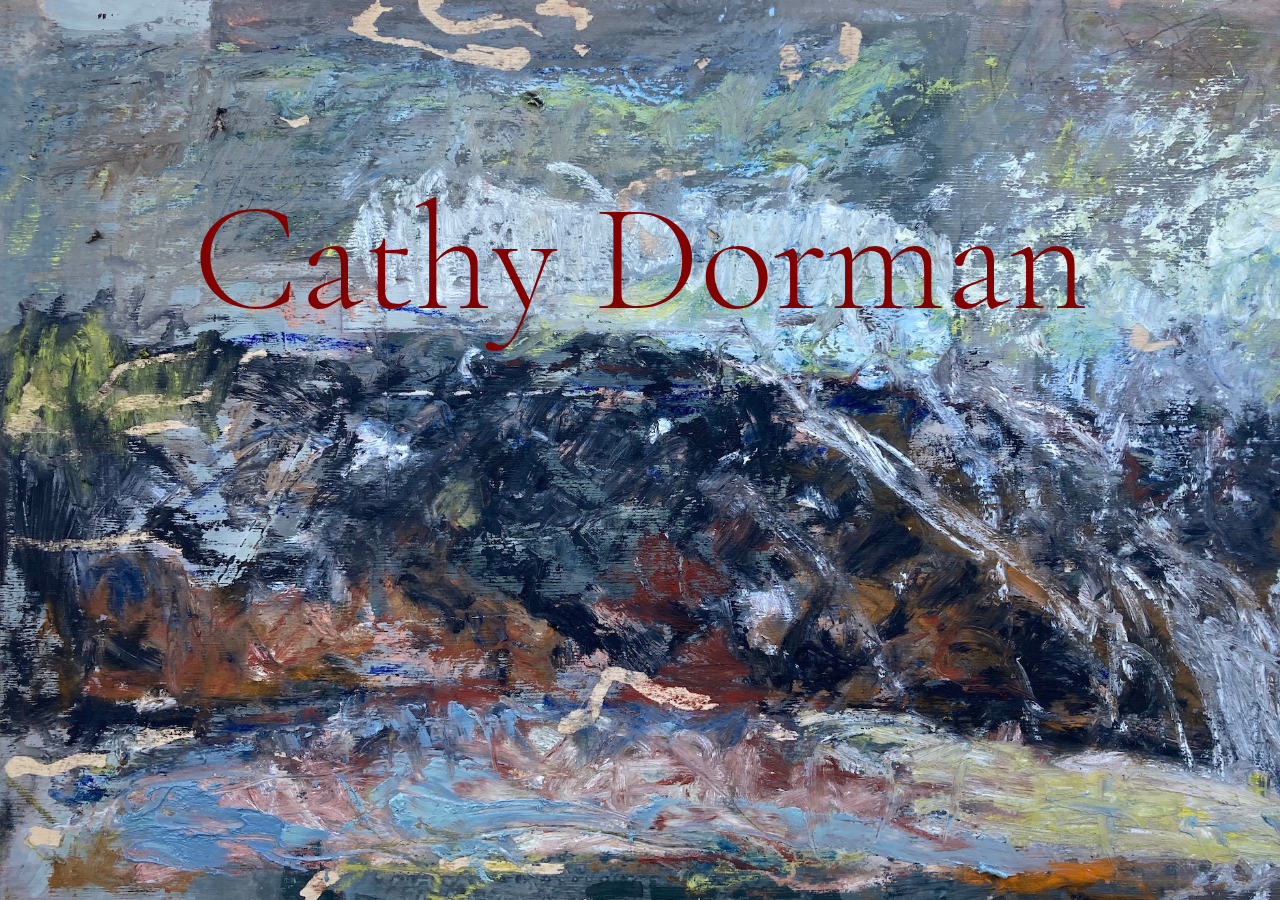
<file: index.html>
<!DOCTYPE html>
<html>

 <head>

 <title>CATHY.D</title>

 <link rel="stylesheet" href="./css/index.css">

 <link rel="shortcut icon" href="">
 
</head>


 <body>


<div class="button">
  <a href="./cathy-studio.html" class="cathy">
    Cathy Dorman
 </a>
</div>












<!-- <div class="navigation">
<div class="dropdown">
  <button class="dropbtn">Cathy Dorman</button>
  <div class="dropdown-content">
    <a href="#">Studio</a>
    <a href="#">About</a>
    <a href="#">CV</a>
  </div> 
</div> -->
     
  
 </body>
 
</html>
</file>
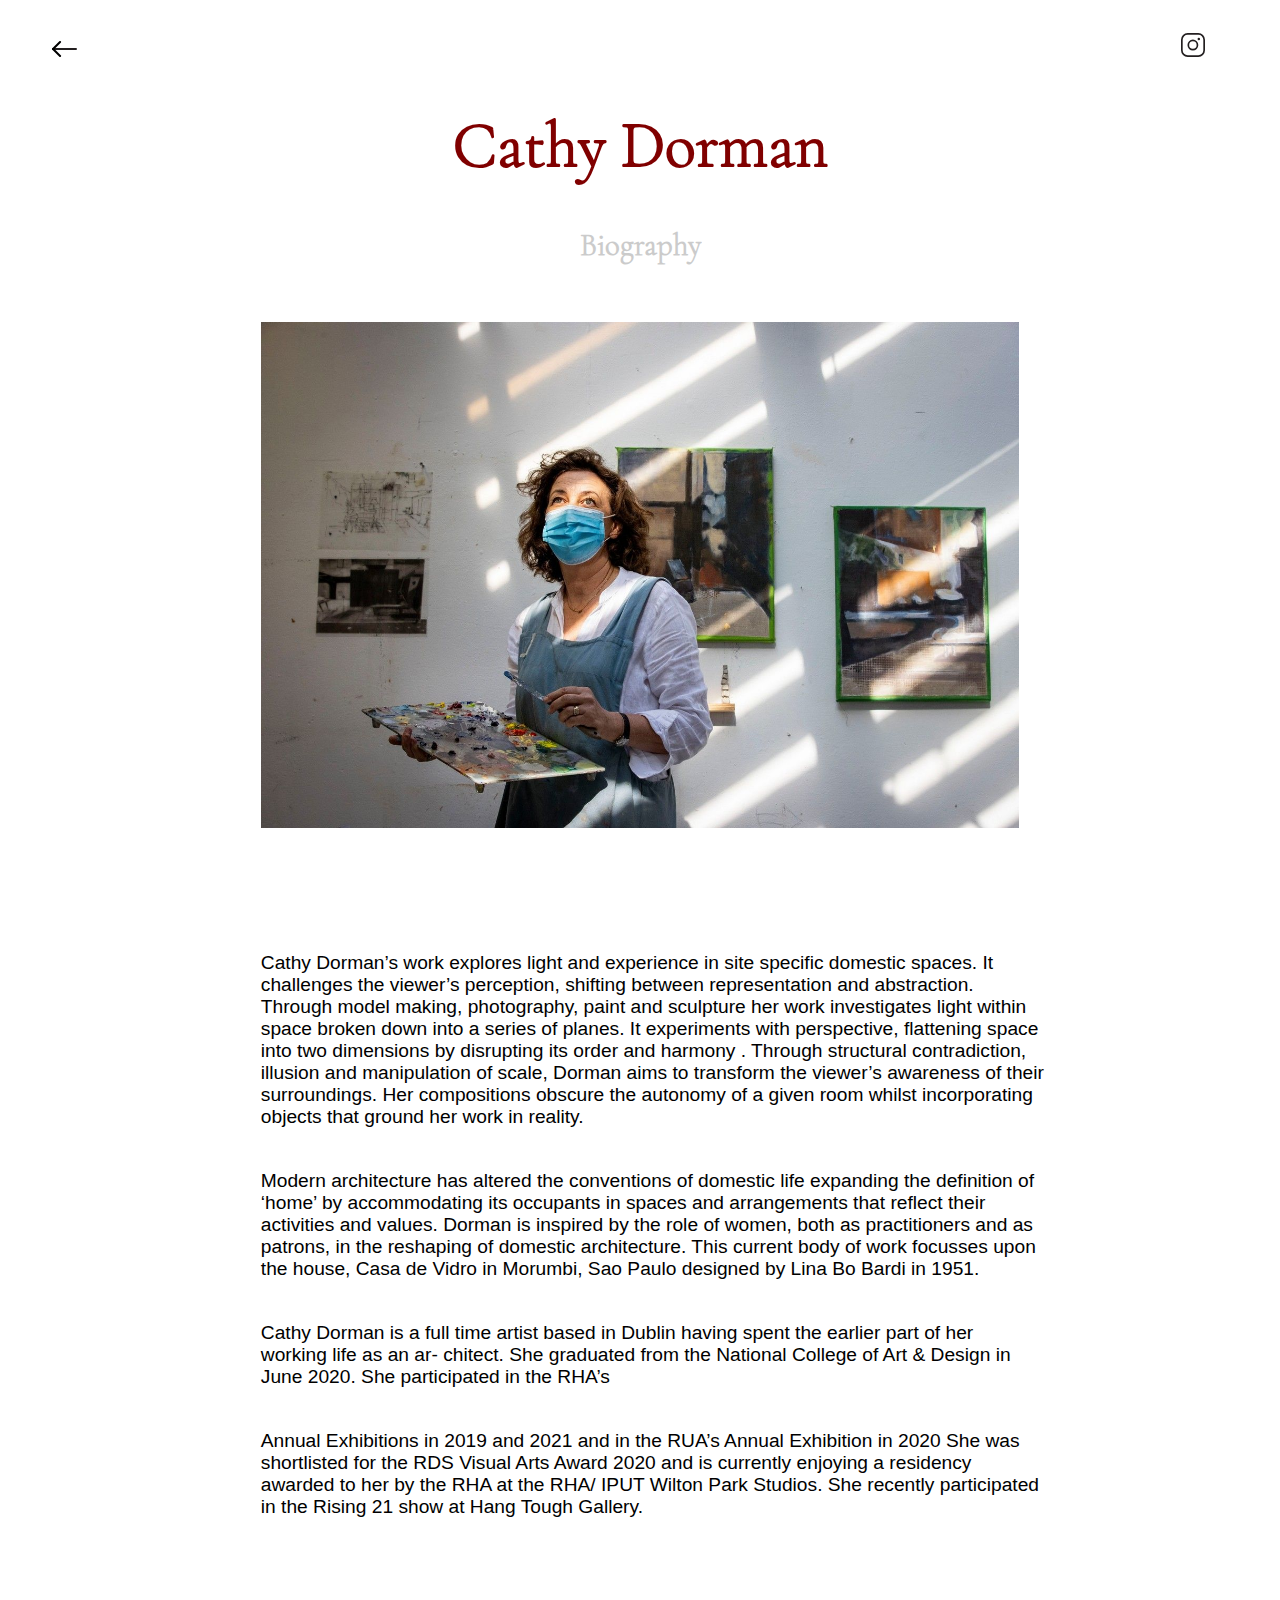
<file: cathy-dorman-about.html>
<!DOCTYPE html>
<html>

 <head>

 <title>CATHY.D</title>

 <link rel="stylesheet" href="./css/cathy-dorman-about.css">

 <link rel="shortcut icon" href="">
 
</head>


 <body>

    <div class="button">
        <a href="./cathy-studio.html" ><img src="./images/arrow.svg" alt="" class="home"></a>
       <a href="https://www.instagram.com/dormanart/"><img src="./images/instagram-logo.svg" alt="" class="ig-logo-1"></a>
      </div>

      <div class="title">
          <h1>Cathy Dorman</h1>
      </div>

    <div class="header">
        <h1>Biography</h1>
    </div>

  
    <div class="portrait">
        <img src="./images/cathy-herself.jpg" alt="portrait" class="lrg-img">
    </div>

   
<div class="body-text">

<p>
Cathy Dorman’s work explores light and experience in site specific domestic spaces. It challenges the viewer’s
perception, shifting between representation and abstraction. Through model making, photography, paint and
sculpture her work investigates light within space broken down into a series of planes. It experiments with
perspective, flattening space into two dimensions by disrupting its order and harmony . Through structural
contradiction, illusion and manipulation of scale, Dorman aims to transform the viewer’s awareness of their
surroundings. Her compositions obscure the autonomy of a given room whilst incorporating objects that
ground her work in reality.
</p>

<p>
    Modern architecture has altered the conventions of domestic life expanding the definition of ‘home’ by
accommodating its occupants in spaces and arrangements that reflect their activities and values. Dorman is
inspired by the role of women, both as practitioners and as patrons, in the reshaping of domestic architecture.
This current body of work focusses upon the house, Casa de Vidro in Morumbi, Sao Paulo designed by Lina
Bo Bardi in 1951.
</p>

<p> 
Cathy Dorman is a full time artist based in Dublin having spent the earlier part of her working life as an ar-
chitect. She graduated from the National College of Art & Design in June 2020. She participated in the RHA’s
</p>

<p> 
Annual Exhibitions in 2019 and 2021 and in the RUA’s Annual Exhibition in 2020 She was shortlisted for the
RDS Visual Arts Award 2020 and is currently enjoying a residency awarded to her by the RHA at the RHA/
IPUT Wilton Park Studios. She recently participated in the Rising 21 show at Hang Tough Gallery.
</p>

    
</div>

   
       
 </body>
 
 </html>
</file>
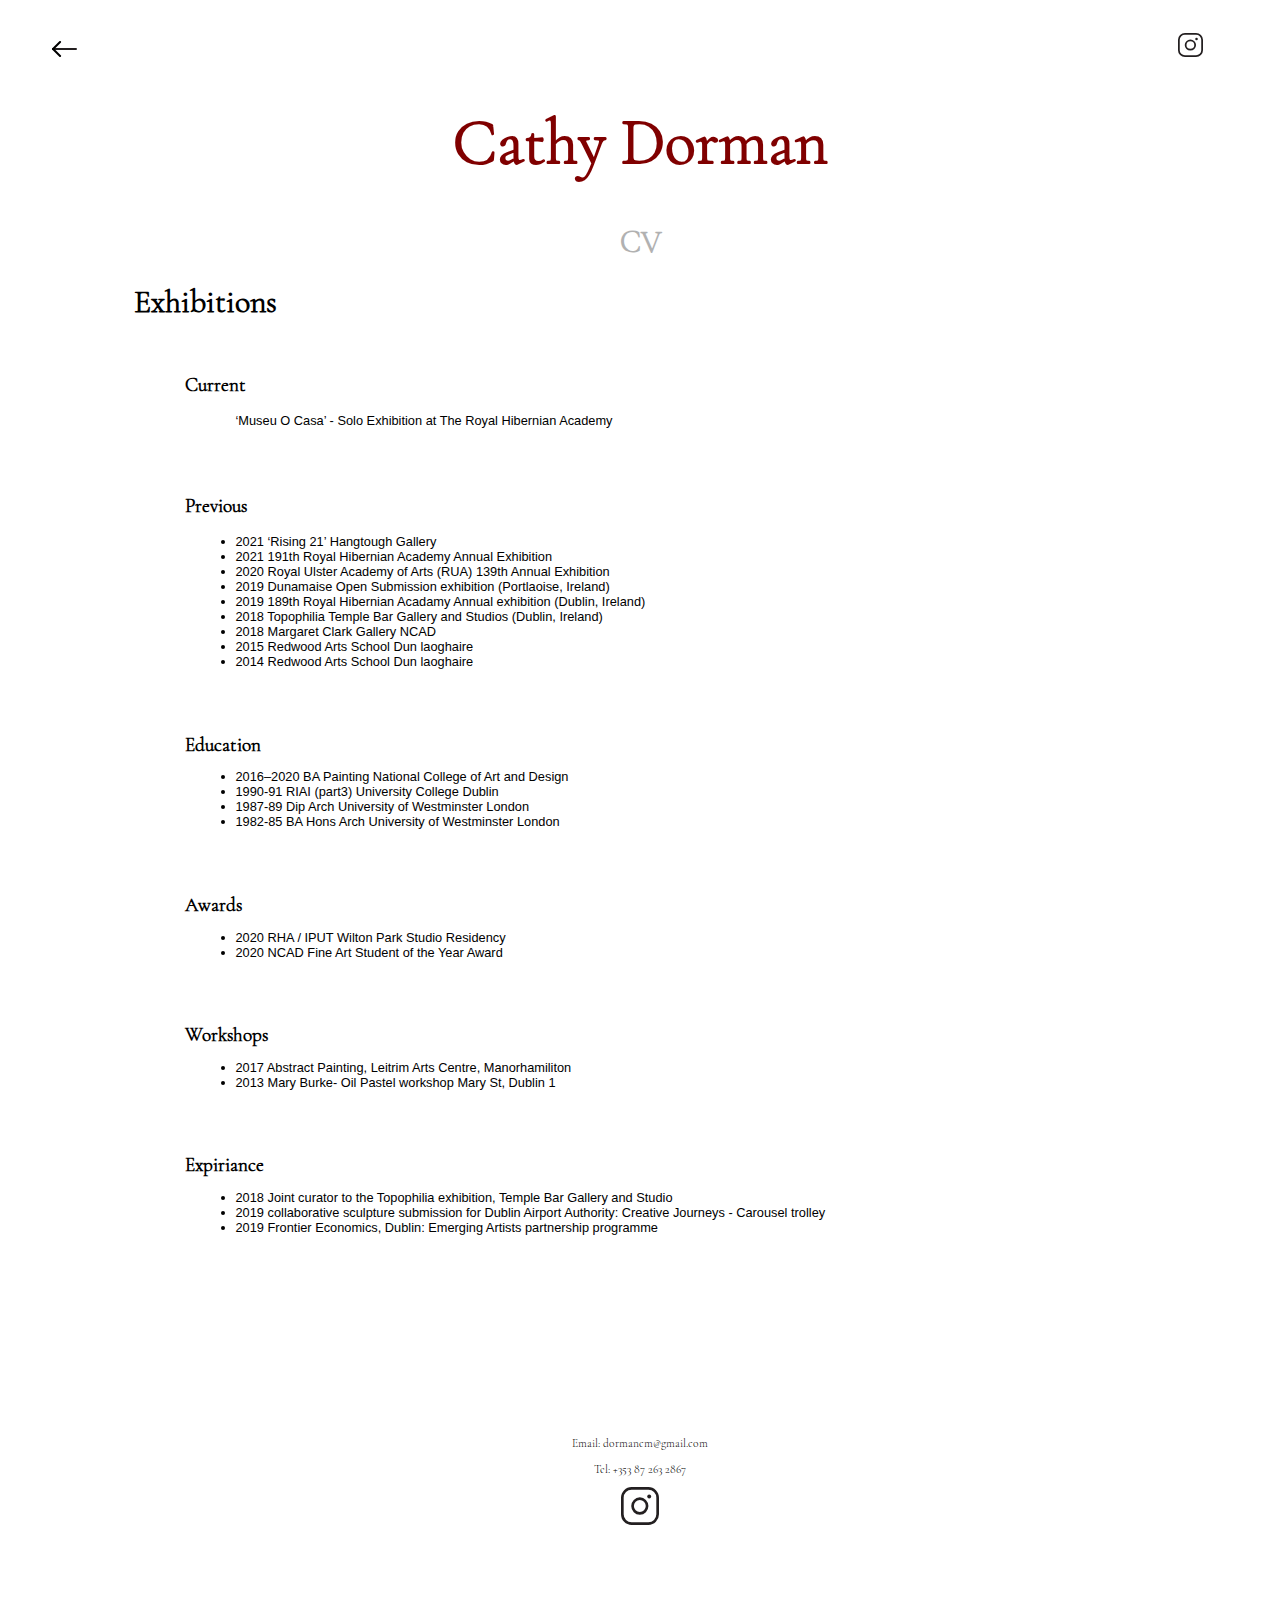
<file: cathy-dorman-cv.html>
<!DOCTYPE html>
<html>

 <head>

 <title>CATHY.D</title>

 <link rel="stylesheet" href="./css/cathy-dorman-cv.css">

 <link rel="shortcut icon" href="">
 
</head>


 <body>


    <div class="button">
        <a href="./cathy-studio.html" ><img src="./images/arrow.svg" alt="" class="home"></a>
       <a href="https://www.instagram.com/dormanart/"><img src="./images/instagram-logo.svg" alt="" class="ig-logo-1"></a>
      </div>

      <div class="title">
          <h1>Cathy Dorman</h1>
      </div>

    <div class="header">
        <h1>CV</h1>
    </div>

  

<div class="cv">

    <h1 class="heading1">
        Exhibitions
    </h1>

    <h2 class="heading">
        Current
    </h2>

    <p class="body">
        ‘Museu O Casa’ - Solo Exhibition at The Royal Hibernian Academy
    </p>

    <h2 class="heading">
        Previous
    </h2>

    <ul class="body">
        <li>2021 ‘Rising 21’ Hangtough Gallery</li>
        <li>2021 191th Royal Hibernian Academy Annual Exhibition</li>
        <li>2020 Royal Ulster Academy of Arts (RUA) 139th Annual Exhibition</li>
        <li>2019 Dunamaise Open Submission exhibition (Portlaoise, Ireland)</li>
        <li>2019 189th Royal Hibernian Acadamy Annual exhibition (Dublin, Ireland) 
        <li>2018 Topophilia Temple Bar Gallery and Studios (Dublin, Ireland)</li>
        <li>2018 Margaret Clark Gallery NCAD</li>
        <li>2015 Redwood Arts School Dun laoghaire</li>
        <li>2014 Redwood Arts School Dun laoghaire</li>
    
    </ul>

    <h1 class="heading">
        Education
    </h1>


    <ul class="body">
        <li>2016–2020 BA Painting National College of Art and Design </li>
        <li>1990-91 RIAI (part3) University College Dublin</li> 
        <li>1987-89 Dip Arch University of Westminster London</li>
        <li>1982-85 BA Hons Arch University of Westminster London</li>
    </ul>

    <h1 class="heading">
        Awards
    </h1>

    <ul class="body">
        <li>2020 RHA / IPUT Wilton Park Studio Residency</li>
        <li>2020 NCAD Fine Art Student of the Year Award</li>
    </ul>

    <h1 class="heading">
        Workshops
    </h1>

    <ul class="body">
        <li>2017 Abstract Painting, Leitrim Arts Centre, Manorhamiliton</li>
        <li>2013 Mary Burke- Oil Pastel workshop Mary St, Dublin 1</li>
    </ul>

    <h1 class="heading">
        Expiriance
    </h1>

    <ul class="body">
        <li>2018 Joint curator to the Topophilia exhibition, Temple Bar Gallery and Studio</li>
        <li>2019 collaborative sculpture submission for Dublin Airport Authority: Creative Journeys - Carousel trolley</li>
        <li>2019 Frontier Economics, Dublin: Emerging Artists partnership programme</li>
    </ul>

</div>

<div class="contact">
    <p>Email: dormancm@gmail.com</p>
    <p>Tel: +353 87 263 2867</p>
    <a href="https://www.instagram.com/dormanart/"><img src="./images/instagram-logo.svg" alt="" class="ig-logo"></a>
    </div>

    

     
  
 </body>
 
</html>
</file>
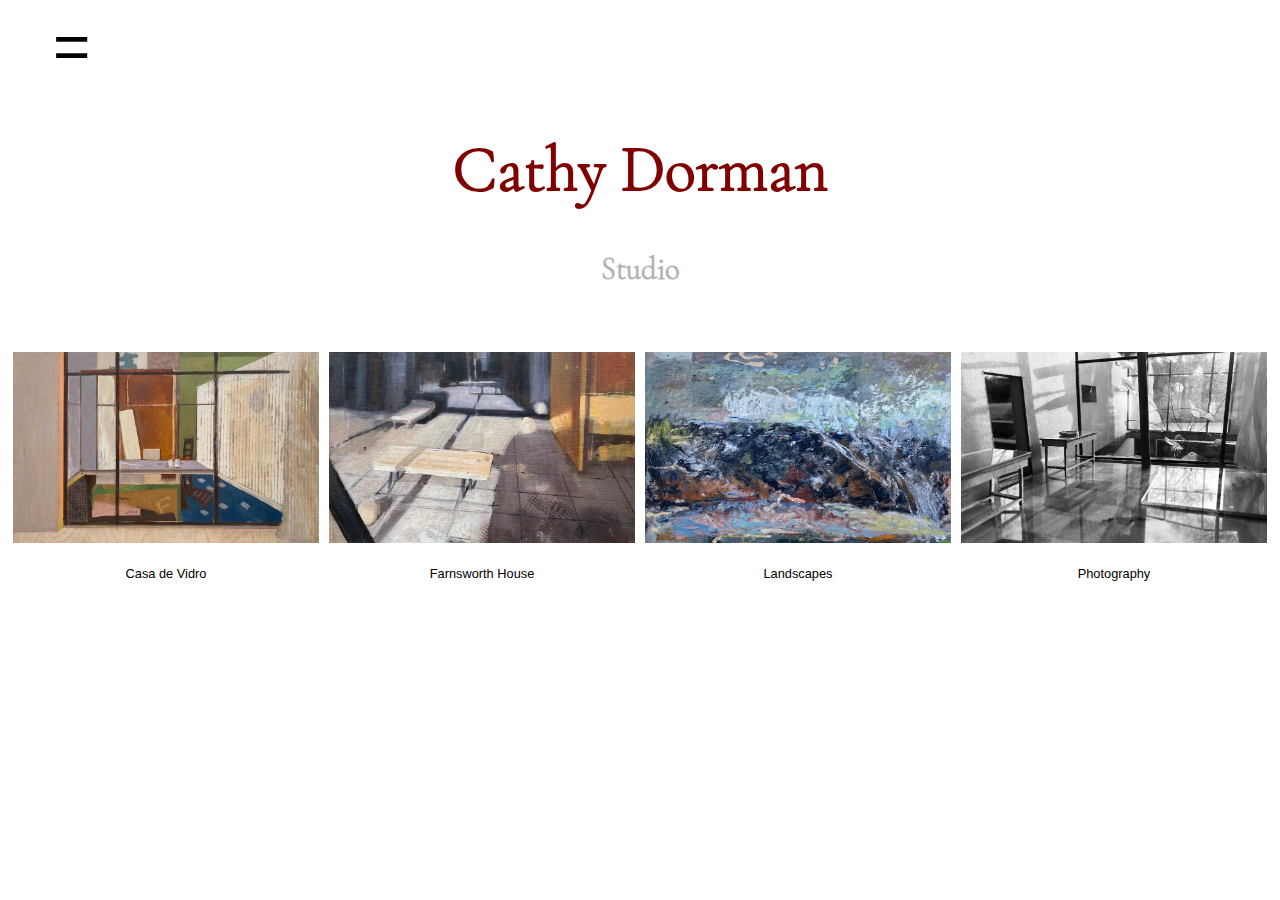
<file: cathy-studio.html>
<!DOCTYPE html>
<html>

 <head>

 <title>CATHY.D</title>

 <link rel="stylesheet" href="./css/cathy-studio.css">

 <link rel="shortcut icon" href="">
 
</head>


 <body>

    
    <div class="button">
      <div class="dropdown">
       <button onclick="myFunction()" class="dropbtn">=</button>
       <div id="myDropdown" class="dropdown-content">
         <a href="./cathy-dorman-about.html">About</a>
         <a href="./cathy-dorman-cv.html">CV</a>
        </div>
      </div> 
    </div>


      <div class="title">
          <h1>Cathy Dorman</h1>
      </div>

    <div class="header">
        <h1>Studio</h1>
    </div>

  
    <div class="row">
        <div class="column">
          <a href="./Casa-de-v.html"><img src="./images/casa-1.jpeg" alt="casa-de-v" style="width:100%"></a>
          <div class="text"> <p>Casa de Vidro</p></div>
        </div>
        <div class="column">
          <a href="./f-house.html"><img src="./images/f-house-3.jpg" alt="farnsworth" style="width:100%"></a>
          <div class="text"> <p>Farnsworth House</p></div>
        </div>
        <div class="column">
          <a href="./landscapes.html"><img src="./images/landscape-2.jpeg" alt="landscape" style="width:100%"></a>
          <div class="text"> <p>Landscapes</p></div>
        </div>
        <div class="column">
          <a href="./photography.html"><img src="./images/Photography-4.jpg" alt="photography" style="width:100%"></a>
          <div class="text"> <p>Photography</p></div>
        </div>
    </div>
 




    
    <script>
      /* When the user clicks on the button, 
      toggle between hiding and showing the dropdown content */
      function myFunction() {
        document.getElementById("myDropdown").classList.toggle("show");
      }
      
      // Close the dropdown if the user clicks outside of it
      window.onclick = function(event) {
        if (!event.target.matches('.dropbtn')) {
          var dropdowns = document.getElementsByClassName("dropdown-content");
          var i;
          for (i = 0; i < dropdowns.length; i++) {
            var openDropdown = dropdowns[i];
            if (openDropdown.classList.contains('show')) {
              openDropdown.classList.remove('show');
            }
          }
        }
      }
      </script>

 </body>
 
</html>
</file>
<file: css/index.css>
@font-face {
  font-family: not;
  src: url(../CormorantGaramond-Light.ttf);
}

body {
    background-image: url(../images/landscape-2\ copy.jpeg);
    background-color: transparent, 50%;
    height: 100vh;
    margin: 0;
    background-position: fill;
    background-size: contain;
    background-size: cover;
    background-repeat: no-repeat;
}

.button {
  text-align: center;
  padding-top: 13%;

}
.home {
  text-decoration: none;
  color: black;
  
}

.cathy {
    text-decoration: none;
    font-size: 12vw;
    color: maroon;
    font-family: not;
    font-weight: lighter;
    text-align: center;

}
</file>
<file: css/cathy-dorman-about.css>
@font-face {
    font-family: not;
    src: url(../CormorantGaramond-Light.ttf);
}

body {
    background-color: white;
}

.button{
    padding-left: 3.5%;
    padding-top: 1%;
    font-size: 2vw;
}


.home {
    width: 2%;
}


.ig-logo-1 {
  width: 2%;
  padding-left: 90%;
  padding-top: 1%;
}

.title {
    font-family: not ;
    font-size: 2.5vw;
    text-align: center;
    /* font-weight: lighter; */
    color: maroon;
    
}

.header {
    font-family: not;
    font-weight: lighter;
    font-size: 1.2vw;
    font-weight: lighter;
    opacity: 0.2;
    width: 100%;
    text-align: center;
    vertical-align: middle;
    top: 0;
}

.lrg-img {
    align-content: center;
    width: 60%;
    padding-left: 20%;
    padding-bottom: 3%;
    padding-top: 3%;
    /* background-color: royalblue; */

}

.body-text{
    padding-bottom: 10%;
    padding-top: 5%;
}

p {
    font-size: 1.5vw;
    width: 62%;
    padding-left: 20%;
    font-family:  Helvetica, sans-serif;
    font-weight: lighter;
    padding-bottom: 1.8%;

    
}
</file>
<file: css/cathy-dorman-cv.css>
@font-face {
    font-family: not;
    src: url(../CormorantGaramond-Light.ttf);
}

body {
    background-color: white;
}

.button{
    padding-left: 3.5%;
    padding-top: 1%;
  
}

.home {
    width: 2%;
}

.ig-logo-1 {
    width: 2%;
    padding-left: 90%;
    padding-top: 1%;
}

.title {
    font-family: not ;
    font-size: 2.5vw;
    text-align: center;
    font-weight: lighter;
    color: maroon;
    
}

.header {
    font-family: not;
    font-weight: lighter;
    font-size: 1.2vw;
    font-weight: lighter;
    opacity: 0.3;
    width: 100%;
    text-align: center;
    vertical-align: middle;
    top: 0;
}

.heading1 {
    padding-bottom: 3%;
    font-family: not;
}

.cv {
    padding-left: 10%;
    padding-right: 10%;
    padding-bottom: 10%;
    text-align: left;
}

.heading {
    padding-left: 5%;
    font-family: not;
    font-size: 1.5vw;

}

.body{
    padding-left: 10%;
    padding-bottom: 5%;
    font-size: 1vw;
    font-family:  Helvetica, sans-serif;
    font-weight: lighter;

}

.contact {
   text-align: center;
    font-size: .9vw;
    padding-bottom: 5%;
    font-family: not;
}
.ig-logo {
    width: 3%;
}
</file>
<file: css/cathy-studio.css>
@font-face {
    font-family: not;
    src: url(../CormorantGaramond-Light.ttf);
}

body {
    background-color: white;
}

.button{
    padding-left: 1.5%;
    padding-top: .5%;
    font-size: 2vw;
    font-weight: lighter;
}


.dropbtn {
    color: black;
    margin-top: .5%;
    margin-left: 1.5%;
    font-size: 5vw;
    font-family: 'Courier New', Courier, monospace;
    border: none;
    cursor: pointer;
    background-color: white;
  }
  
  .dropdown {
    position: relative;
    display: inline-block;
    height: 2%;
    padding-left: 1.5%;
    padding-top: -3%;
    padding-bottom: -3%;
   
  }
  
  .dropdown-content {
    display: none;
    position: absolute;
    background-color: transparent;
    min-width: 160px;
    overflow: auto;
    font-family: not;
    z-index: 1;
  }
  
  .dropdown-content a {
    color: black;
    font-size: 2vw;
    padding: 12px 2 16px;
    text-decoration: none;
    display: block;
  }
  
  .dropdown a:hover {background-color: #ddd;}
  
  .show {display: block;}

.title {
    font-family: not ;
    font-size: 2.5vw;
    text-align: center;
    font-weight: lighter;
    color: maroon;
    
}

.header {
  font-family: not;
  font-weight: lighter;
  font-size: 1.2vw;
  font-weight: lighter;
  opacity: 0.3;
  width: 100%;
  text-align: center;
  vertical-align: middle;
  top: 0;
}
  
  .a {
    text-decoration: none;
  }

  .row {
    display: flex;
    padding-top: 3%;
    padding-bottom: 10%;
  }
  
  /* Create three equal columns that sits next to each other */
  .column {
    /* flex: 25%; */
    padding: 5px;
    width: 25%;
   
    }

    .text {
        width: 50%;
        text-align: center;
        margin-left: 25%;
        font-size: 1vw;
        font-family: Arial, Helvetica, sans-serif;
        font-weight: 10;
        padding-top: 2%;
    }
</file>
